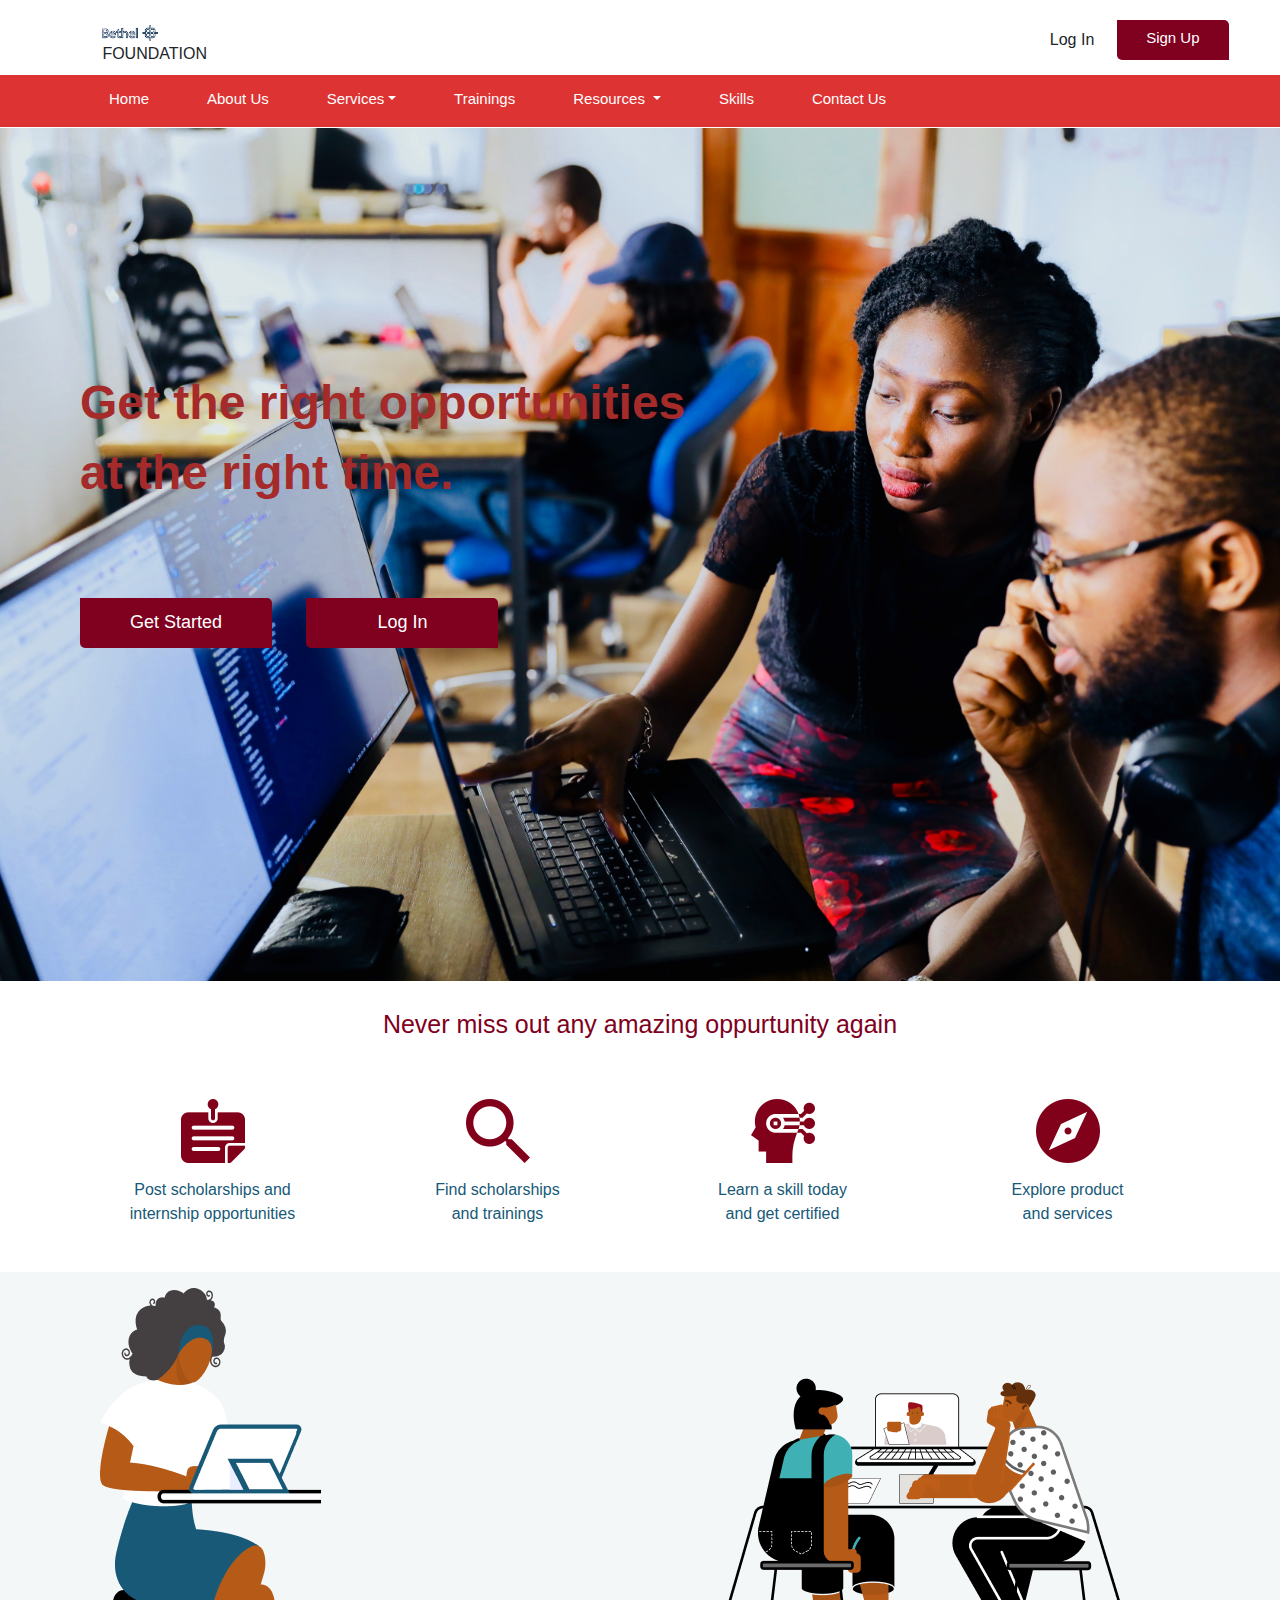
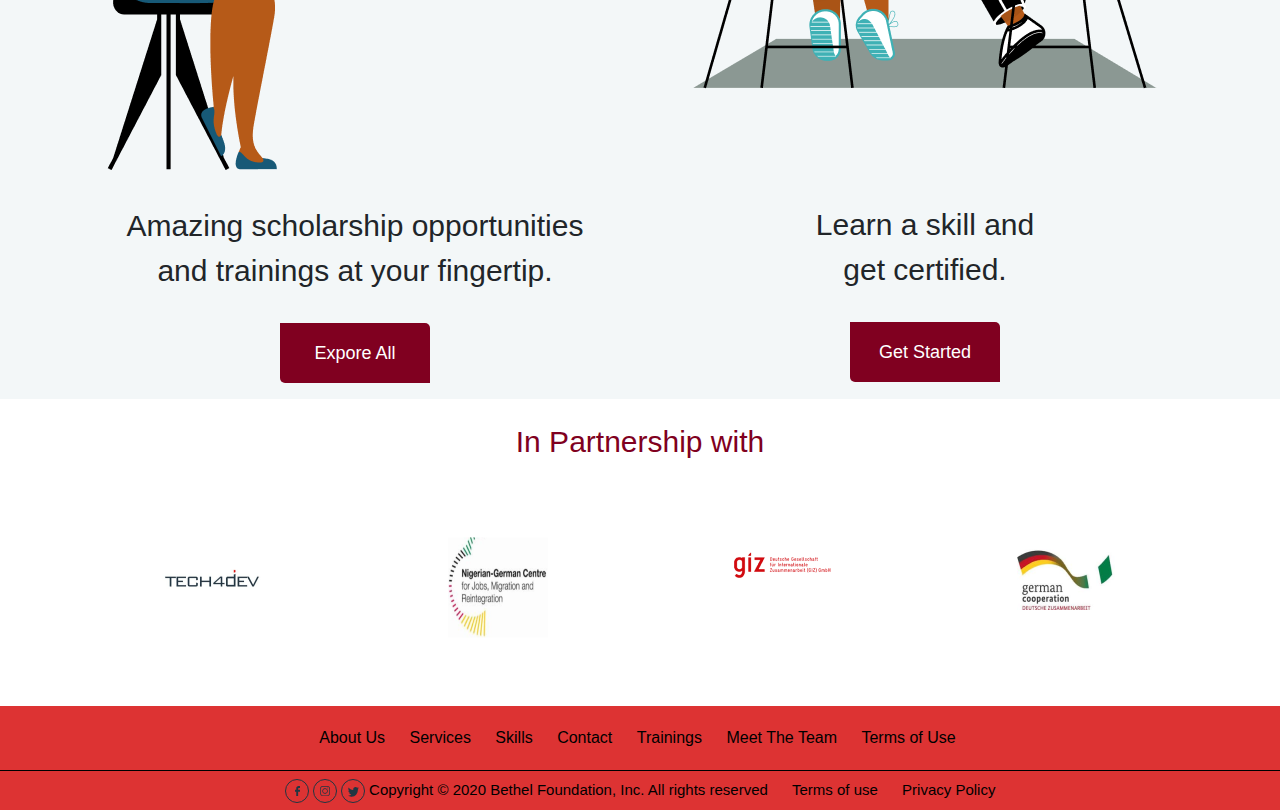
<file: index.html>
<!DOCTYPE html>
<html lang="en">
<head>
    <meta charset="UTF-8">
    <meta name="viewport" content="width=device-width, initial-scale=1.0">
    <title>Bethel Foundation</title>
    <link rel="stylesheet" href="https://use.fontawesome.com/releases/v5.14.0/css/all.css" integrity="sha384-HzLeBuhoNPvSl5KYnjx0BT+WB0QEEqLprO+NBkkk5gbc67FTaL7XIGa2w1L0Xbgc" crossorigin="anonymous">
    <link rel="stylesheet" href="https://stackpath.bootstrapcdn.com/bootstrap/4.5.2/css/bootstrap.min.css" integrity="sha384-JcKb8q3iqJ61gNV9KGb8thSsNjpSL0n8PARn9HuZOnIxN0hoP+VmmDGMN5t9UJ0Z" crossorigin="anonymous">
    <link rel="stylesheet" href="./css/style.css">
</head>
<body>
    <div class="container-fluid" id="contain">
        <!-- START: Top Logo, Search Bar & Nav Bar -->
        <header>
            <div class="row topsearch">
                <div class="col-sm logo">
                    <div class="bethellogo">
                        <img src="images/bethel-logo.png" alt="">
                        <h6>FOUNDATION</h6>
                    </div>
                    <div class="topinput input-group"> 
                    </div>
                    <div id="check2">
                        
                        <a href="login.html" class="btn" id="loginBtn">Log In</a>
                        <a href="login.html" class="btn" id="signupbtn">Sign Up</a>
                    </div>
                </div>
            </div>

            <nav>
                <div class="row topnav">
                    <div class="col-sm btnleft">

                        <nav class="navbar navbar-expand-lg navbar-light" id="check">

                            <button class="navbar-toggler" type="button" data-toggle="collapse"
                                data-target="#navbarNavAltMarkup" aria-controls="navbarNavAltMarkup"
                                aria-expanded="false" aria-label="Toggle navigation">
                                <span class="navbar-toggler-icon"></span>
                            </button>
                            <div class="collapse navbar-collapse" id="navbarNavAltMarkup">
                                <div class="navbar-nav">

                                    
                                        <a class="nav-link" href="index.html"><span class="navtext2">Home</span> </a>
                                        <a class="nav-link" href="aboutus.html"><span class="navtext2">About Us</span> </a>
                                        <span class="dropdown">
                                            <a class="nav-link dropdown-toggle" data-toggle="dropdown" href="#">Services<span class="caret"></span></a>
                                            <ul class="dropdown-menu" style="background-color: #dd3333;">
                                                <li><a href="login.html" style="font-size: 13px; padding-left: 5%;">Online Tutorial Classes</a></li>
                                                <li><a href="login.html" style="font-size: 13px; padding-left: 5%;">Teachers Training</a></li>
                                                <li><a href="login.html" style="font-size: 13px; padding-left: 5%;">Science Competitions</a></li>
                                                <li><a href="login.html" style="font-size: 13px; padding-left: 5%;">Field Trips/Excursions</a></li>
                                            </ul>
                                        </span>
                                        
                                        <a class="nav-link" href="login.html"><span class="navtext2">Trainings</span> </a>
                                        <span class="dropdown">
                                        <a class="nav-link dropdown-toggle" data-toggle="dropdown" href="#">Resources
                                            <span class="caret"></a>
                                        <ul class="dropdown-menu" style="background-color: #dd3333;">
                                            <li><a href="#" style="font-size: 13px; padding-left: 5%;">e-Textbooks</a></li>
                                            <li><a href="#" style="font-size: 13px; padding-left: 5%;">e-learning Videos</a></li>
                                        </ul>
                                    </span>

                                    <a class="nav-link" href="login.html"><span class="navtext">Skills</span></a>
                                    <a class="nav-link" href="contact.html"><span class="navtext4">Contact Us</span> </a>
                                </div>
                            </div>

                        </nav>
                        <!-- <div id="check2">
                            <a href="candidate.html" class="btn float-sm-right" id="signupbtn">Sign Up</a>
                            <a href="login.html" class="btn float-sm-right" style="color: white; font-size: 15px;">Log in</a>
                        </div> -->
                    </div>

                </div>
            </nav>
            <!-- END: Top Logo, Search Bar & Nav Bar -->
        </header>

        <!-- START: Home Page Banner -->
        <section id="bckgrd">
            <div class="col-sm" id="topbckgrd">
                <div id="bethel">
                    <img class="img-fluid" src="./images/edubg.jpg" alt="">
                </div>
                <div class="bannerTextBox">
                    <div class="bannerText">Get the right opportunities  <br> at the right time.</div>
                    <button class="bannerTextBtn"><a href="login.html">Get Started</a></button>
                    <button class="bannerTextBtn" style="margin-left: 30px;"><a href="login.html">Log In</a></button>
                </div>
            </div>
            <!-- END: Home Page Banner -->
        </section>
       
        <!-- START: How Bethel Foundation Works -->
        <section style="margin-bottom: 30px;">
            <div class="container" style="margin-top: 25px;">
                <div class="row" style="margin-bottom: 20px;">
                    <div class="col-sm hcwHead" style="text-align: center; color: #800020;"><p>Never miss out any amazing oppurtunity again</p></div>
                </div>
                <div class="row">
                    <div class="col-sm hcwicon">
                        <div class="row" style="margin-bottom: 15px;">
                            <div class="col-sm" style="text-align: center;"><span><img src="./images/icons/share-post.png" alt="" class="img-fluid" max-width="100%" height="auto"></span></div>
                        </div>
                        <div class="row">
                            <div class="col-sm" style="text-align: center;"><p class="bethelText">Post scholarships and <br> internship opportunities</p></div>
                        </div>
                    </div>
                    <div class="col-sm hcwicon">
                        <div class="row" style="margin-bottom: 15px;">
                            <div class="col-sm" style="text-align: center;"><span><img src="./images/icons/search.png" alt="" class="img-fluid" max-width="100%" height="auto"></i></span></div>
                        </div>
                        <div class="row">
                            <div class="col-sm" style="text-align: center;"><p class="bethelText">Find scholarships<br> and trainings</p></div>
                        </div>
                    </div>
                    <div class="col-sm hcwicon">
                        <div class="row" style="margin-bottom: 15px;">
                            <div class="col-sm" style="text-align: center;"><img src="./images/icons/knowledge.png" alt="" class="img-fluid" max-width="100%" height="auto"></i></span></div>
                        </div>
                        <div class="row">
                            <div class="col-sm" style="text-align: center;"><p class="bethelText">Learn a skill today <br> and get certified</p></a></div>
                        </div>
                    </div>
                    <div class="col-sm hcwicon">
                        <div class="row" style="margin-bottom: 15px;">
                            <div class="col-sm" style="text-align: center;"><span><img src="./images/icons/compass.png" alt="" class="img-fluid" max-width="100%" height="auto"></i></span></div>
                        </div>
                        <div class="row">
                            <div class="col-sm" style="text-align: center;"><p class="bethelText">Explore product <br> and services</p></div>
                        </div>
                    </div>
                    
                </div>
            </div>
            <!-- END: How Bethel Foundation Works -->
        </section>

        <!-- START: Amazing scholarship opportunities -->
        <section>
            <div class="learnSkills">
                <div class="container">
                    <div class="row">
                        <div class="col-sm">
                            <div class="col-sm py-3 lady_assistant">
                                <img src="./images/Lady.png" class="img-responsive h-100" alt="Lady Working on a computer">
                            </div>
                            <div class="col-sm py-3 m-auto text-center" id="ladyTextBox">
                                <div>
                                    <span class="ladyText">Amazing scholarship opportunities<br> and trainings at your fingertip.</span><br>
                                    <a href="login.html"><button class="btn" id="ladyBtn">Expore All</button></a>
                                </div>
                            </div>
                        </div>
                        <div class="col-sm ladyLearn">
                            <div class="col-sm order-sm-last py-3 text-center lady_assistant">
                                <img src="./images/learn askill.png" class="img-responsive h-100 learnImg"
                                    alt="Lady Working on a computer">
                            </div>

                            <div class="col-sm order-sm-first  m-auto text-center ladyTextBox2">
                                <div class="">
                                    <span class="ladyText" id="ladylearnTextx">Learn a skill and <br> get certified.</span><br>
                                    <a href="login.html"><button class="btn" id="ladyBtn">Get Started</button></a>
                                </div>
                            </div>
                        </div>
                    </div>
                    
                </div>
            </div>
            <!-- END: Amazing job opportunities -->
        </section>

   
        <!-- START: Aspiring employees, inspiring employers. -->
        <section id="aeie">
            <div class="container">
                <div class="row">
                    <div class="col-sm text-center"><span class="aeieHead">In Partnership with</span></div>
                </div><br><br>
                <div class="row">
                    <div class="col-sm"><div class="sponserlogo"><img src="./images/image 4.png" alt="img1" class="aeieLogo"></div></div>
                    <div class="col-sm"><div class="sponserlogo"><img src="./images/image 5.png" alt="img1" class="aeieLogo"></div></div>
                    <div class="col-sm"><div class="sponserlogo"><img src="./images/image 1.png" alt="img2" class="aeieLogo"></div></div>
                    <div class="col-sm"><div class="sponserlogo"><img src="./images/image 2.png" alt="img3" class="aeieLogo"></div></div>
                    <!-- <div class="col-sm"><div class="sponserlogo"><img src="./images/image 3.png" alt="img4" class="aeieLogo"></div></div> -->
                </div><br><br>
            </div>
            <!-- END: Aspiring employees, inspiring employers. -->
        </section>

        <!-- START: FOOTER -->
        <footer class="container-fluid ">
            <div class="foot">
            <div class="container">
                <div class="row">
                    <div class="col-sm">
                        <div class="row">
                            <div class="col-sm" style="text-decoration: none; color: white; padding-left: 10px;">
                                    <a href="aboutus.html">About Us</a>
                                    <a href="#">Services</a>
                                    <a href="#">Skills</a>
                                    <a href="contact.html">Contact</a>
                                    <a href="#">Trainings</a>
                                    <a href="#">Meet The Team</a>
                                    <a href="#">Terms of Use</a>
                                    <a href="Privacy Policy"></a>
                            </div>
                            
                        </div>
                    </div>
                    <!-- <div class="col-sm-4"></div> -->
                </div>
            </div>
        </div>
            <div class="container">
                <div class="col-sm copyright">
                    <img src="images/login/fb.svg" alt="">
                    <img src="images/login/ig.svg" alt="">
                    <img src="images/login/tw.svg" alt="">
                    <span>Copyright</span>
                    <span>©</span>
                    <span>2020 Bethel Foundation, Inc. All rights reserved </span>
                    <span><a href="#">Terms of use</a></span>
                    <span><a href="#">Privacy Policy</a></span>
                </div>
            </div>

            <!-- END: FOOTER -->
        </footer>  

    </div>
    <script src="./JavaScript/main.js"></script>
    <script src="https://code.jquery.com/jquery-3.5.1.slim.min.js" integrity="sha384-DfXdz2htPH0lsSSs5nCTpuj/zy4C+OGpamoFVy38MVBnE+IbbVYUew+OrCXaRkfj" crossorigin="anonymous"></script>
    <script src="https://cdn.jsdelivr.net/npm/popper.js@1.16.1/dist/umd/popper.min.js" integrity="sha384-9/reFTGAW83EW2RDu2S0VKaIzap3H66lZH81PoYlFhbGU+6BZp6G7niu735Sk7lN" crossorigin="anonymous"></script>
<script src="https://stackpath.bootstrapcdn.com/bootstrap/4.5.2/js/bootstrap.min.js" integrity="sha384-B4gt1jrGC7Jh4AgTPSdUtOBvfO8shuf57BaghqFfPlYxofvL8/KUEfYiJOMMV+rV" crossorigin="anonymous"></script>
</body>
</html>
</file>
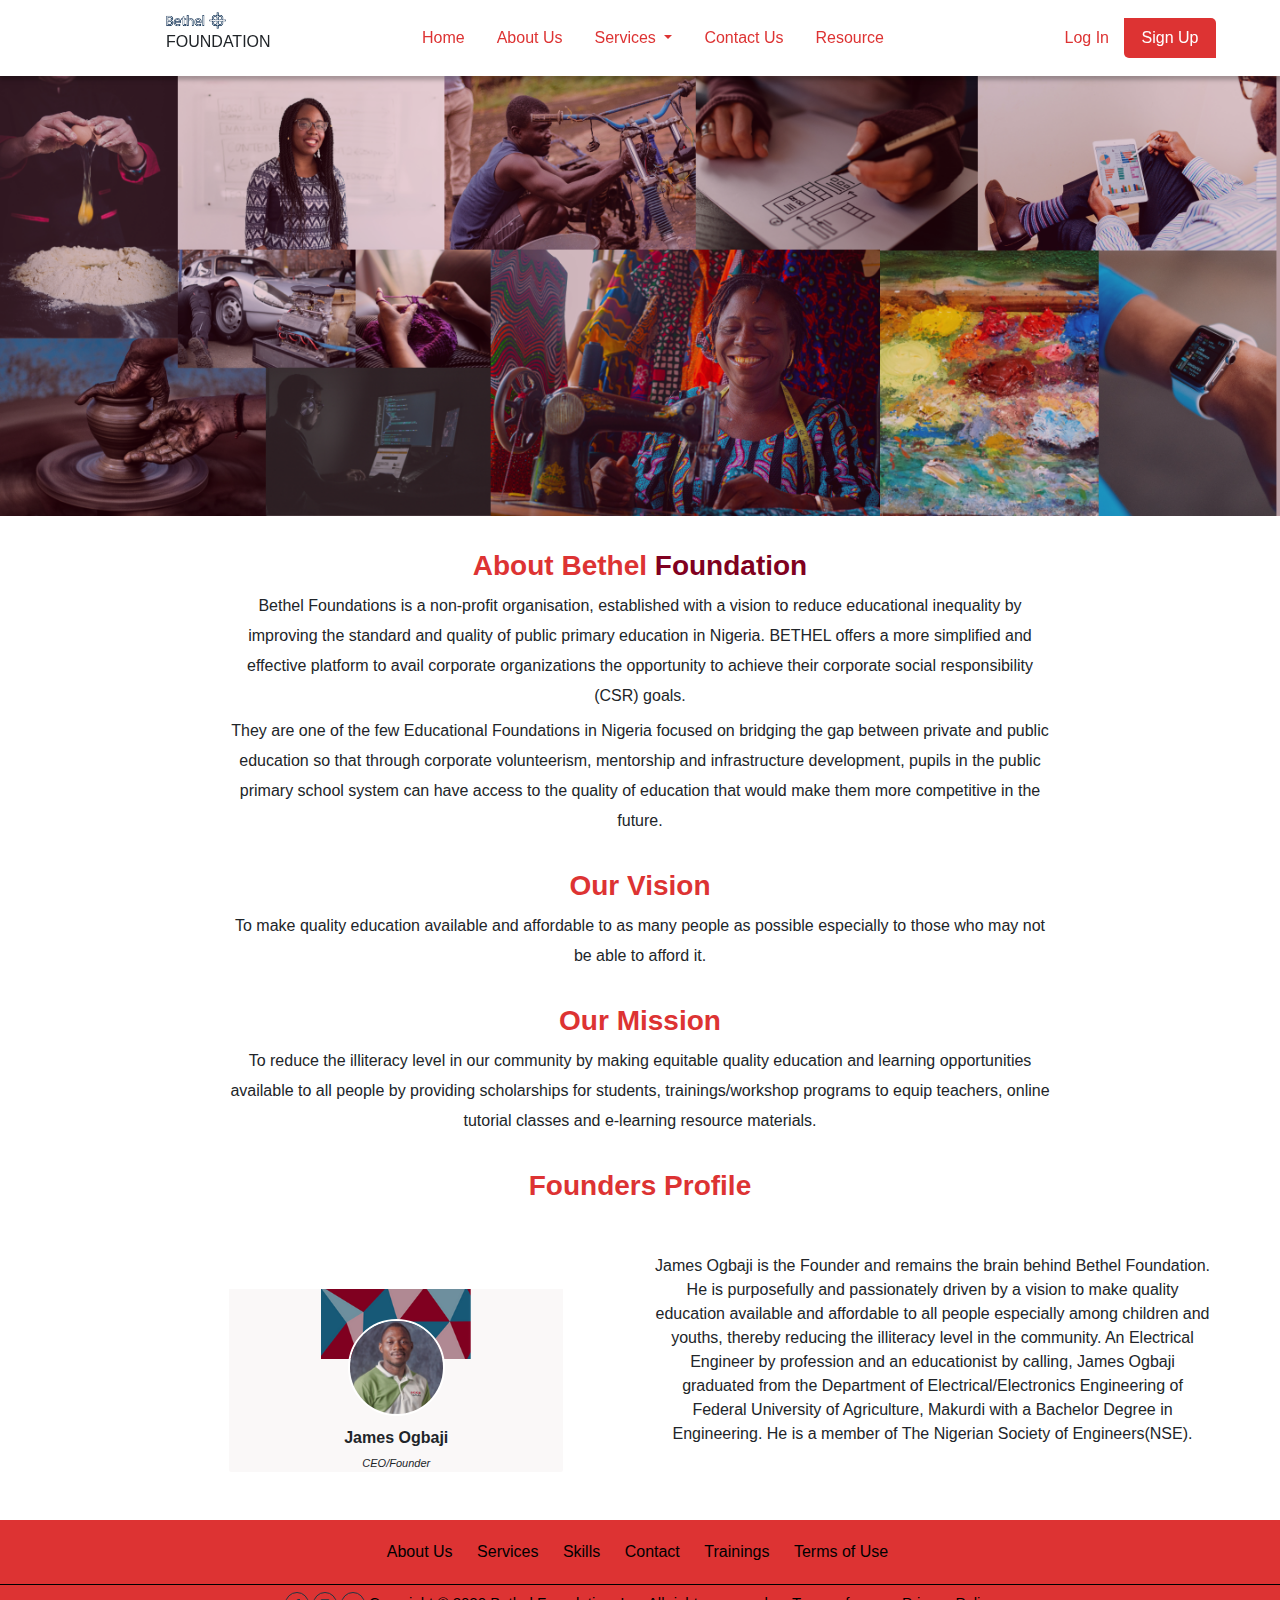
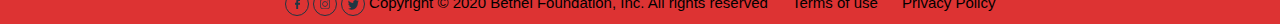
<file: aboutus.html>
<!DOCTYPE html>
<html lang="en">

<head>
    <meta charset="UTF-8">
    <meta name="viewport" content="width=device-width, initial-scale=1.0">
    <title>About Us | Bethel Foundation</title>
    <link rel="stylesheet" href="https://use.fontawesome.com/releases/v5.14.0/css/all.css"
        integrity="sha384-HzLeBuhoNPvSl5KYnjx0BT+WB0QEEqLprO+NBkkk5gbc67FTaL7XIGa2w1L0Xbgc" crossorigin="anonymous">
    <link rel="stylesheet" href="https://stackpath.bootstrapcdn.com/bootstrap/4.5.2/css/bootstrap.min.css"
        integrity="sha384-JcKb8q3iqJ61gNV9KGb8thSsNjpSL0n8PARn9HuZOnIxN0hoP+VmmDGMN5t9UJ0Z" crossorigin="anonymous">
    <link rel="stylesheet" href="css/about.css">
</head>

<body>
    <nav class="navbar navbar-expand-lg navTop fixed-top ">
        
            <div class="logo" style="margin-left: 150px;"><img src="./images/bethel-logo.png" alt="">
            <h6>FOUNDATION</h6></div>
        
        <button class="navbar-toggler" type="button" data-toggle="collapse" data-target="#navbarSupportedContent"
            aria-controls="navbarSupportedContent" aria-expanded="false" aria-label="Toggle navigation">
            <span class=""><img src="./images/icons/menuBarx.png" alt=""></span>
        </button>

        <div class="collapse navbar-collapse pl-5 ml-5" id="navbarSupportedContent">
            <ul class="navbar-nav mr-auto ">
                <li class="nav-item mr-3">
                    <a class="nav-link topLink" href="index.html" style="padding-left: 100px;">Home</a>
                </li>
                <li class="nav-item mr-3">
                    <a class="nav-link topLink" href="aboutus.html">About Us</a>
                </li>
                <li class="nav-item dropdown mr-3">
                    <a class="nav-link dropdown-toggle topLink" href="#" id="navbarDropdown" role="button"
                        data-toggle="dropdown" aria-haspopup="true" aria-expanded="false">
                        Services
                    </a>
                    <div class="dropdown-menu" aria-labelledby="navbarDropdown">
                        <a class="dropdown-item toplink" href="#">Online Tutorial classes</a>
                        <div class="dropdown-divider"></div>
                        <a class="dropdown-item toplink" href="#">Teachers Training</a>
                        <div class="dropdown-divider"></div>
                        <a class="dropdown-item topLink" href="#">Field Trips/Excursions</a>
                    </div>
                </li>
                <li class="nav-item mr-3">
                    <a class="nav-link topLink" href="contact.html">Contact Us</a>
                </li>

                <li class="nav-item">
                    <a class="nav-link disabled topLink" tabindex="-1" href="#" aria-disabled="true">Resource</a>
                </li>
            </ul>
            <!-- <a href="" class="post"><div>Post A Job</div></a> -->
            <a href="login.html" class="login">
                <div>Log In</div>
            </a>
            <a href="login.html"><button class="logout mr-5">Sign Up</button></a>
        </div>
    </nav>


    <section class="mt-5 pt-4">
        <!-- Banner: Start -->
        <div id="banner">
            <img src="images/abimage.png" alt="">
        </div>
        <!--  End: here-->
    </section>
    <section>
        <div id="about">
            <div class="aboutHead"><span style="color: #dd3333;">About Bethel </span><span
                    style="color: #800020">Foundation</span></div>
            <p>Bethel Foundations is a non-profit organisation, established with a vision to reduce educational
                inequality
                by improving the standard and quality of public primary education in Nigeria.
                BETHEL offers a more simplified and effective platform to avail corporate organizations the opportunity
                to achieve their corporate social responsibility (CSR) goals.</p>
            <p>They are one of the few Educational Foundations in Nigeria focused on bridging the gap between private
                and public education
                so that through corporate volunteerism, mentorship and infrastructure development, pupils in the public
                primary school system
                can have access to the quality of education that would make them more competitive in the future.</p>
            <div class="aboutHead">Our Vision</div>
            <p>To make quality education available and affordable to as many people as possible especially to those
                who may not be able to afford it.
            </p>
            <div class="aboutHead">Our Mission</div>
            <p>To reduce the illiteracy level in our community by making equitable quality education and learning
                opportunities available
                to all people by providing scholarships for students, trainings/workshop programs to equip teachers,
                online tutorial classes
                and e-learning resource materials.
            </p>


            <div class="aboutHead">Founders <span style="color: #dd3333;">Profile </span></div>
        </div>
    </section>
    <section id="pictures">
        <div class="container">
            <div id="allpics">
                <div class="row mt-4">
                    <div class="row mt-4 mb-5">
                        <div class="col-1"></div>
                        <div class="col-sm">
                            <div class="teamBox">
                                <div class="teamBanner"><img src="images/loggo.png" alt=""></div>
                                <div class="teamImg">
                                    <img src="images/james.png" alt="">
                                    <div class="teamName">James Ogbaji</div>
                                    <div class="teamProfession"><em>CEO/Founder</em></div>
                                </div>
                            </div>
                        </div>
                        <div class="col-sm-6">
                            James Ogbaji is the Founder and remains the brain behind Bethel Foundation. He is
                            purposefully and passionately driven by a vision to make
                            quality education available and affordable to all people especially among children and
                            youths, thereby reducing the illiteracy level in
                            the community. An Electrical Engineer by profession and an educationist by calling, James
                            Ogbaji graduated from the Department of
                            Electrical/Electronics Engineering of Federal University of Agriculture, Makurdi with a
                            Bachelor Degree in Engineering. He is
                            a member of The Nigerian Society of Engineers(NSE).
                        </div>

                    </div>
                </div>
                <div class="col-1"></div>
            </div>

    </section>
    <!-- START: FOOTER -->
    <footer class="container-fluid ">
        <div class="foot">
        <div class="container">
            <div class="row">
                <div class="col-sm">
                    <div class="row">
                        <div class="col-sm" style="text-decoration: none; color: white; padding-left: 10px;">
                                <a href="aboutus.html">About Us</a>
                                <a href="#">Services</a>
                                <a href="#">Skills</a>
                                <a href="contact.html">Contact</a>
                                <a href="#">Trainings</a>
                                <a href="#">Terms of Use</a>
                                <a href="Privacy Policy"></a>
                        </div>
                        
                    </div>
                </div>
                <!-- <div class="col-sm-4"></div> -->
            </div>
        </div>
    </div>
        <div class="container">
            <div class="col-sm copyright">
                <img src="images/login/fb.svg" alt="">
                <img src="images/login/ig.svg" alt="">
                <img src="images/login/tw.svg" alt="">
                <span>Copyright</span>
                <span>©</span>
                <span>2020 Bethel Foundation, Inc. All rights reserved </span>
                <span><a href="#">Terms of use</a></span>
                <span><a href="#">Privacy Policy</a></span>
            </div>
        </div>

        <!-- END: FOOTER -->
    </footer>

    <script src="./JavaScript/main.js"></script>
    <script src="https://code.jquery.com/jquery-3.5.1.slim.min.js"
        integrity="sha384-DfXdz2htPH0lsSSs5nCTpuj/zy4C+OGpamoFVy38MVBnE+IbbVYUew+OrCXaRkfj"
        crossorigin="anonymous"></script>
    <script src="https://cdn.jsdelivr.net/npm/popper.js@1.16.1/dist/umd/popper.min.js"
        integrity="sha384-9/reFTGAW83EW2RDu2S0VKaIzap3H66lZH81PoYlFhbGU+6BZp6G7niu735Sk7lN"
        crossorigin="anonymous"></script>
    <script src="https://stackpath.bootstrapcdn.com/bootstrap/4.5.2/js/bootstrap.min.js"
        integrity="sha384-B4gt1jrGC7Jh4AgTPSdUtOBvfO8shuf57BaghqFfPlYxofvL8/KUEfYiJOMMV+rV"
        crossorigin="anonymous"></script>

</body>

</html>
</file>
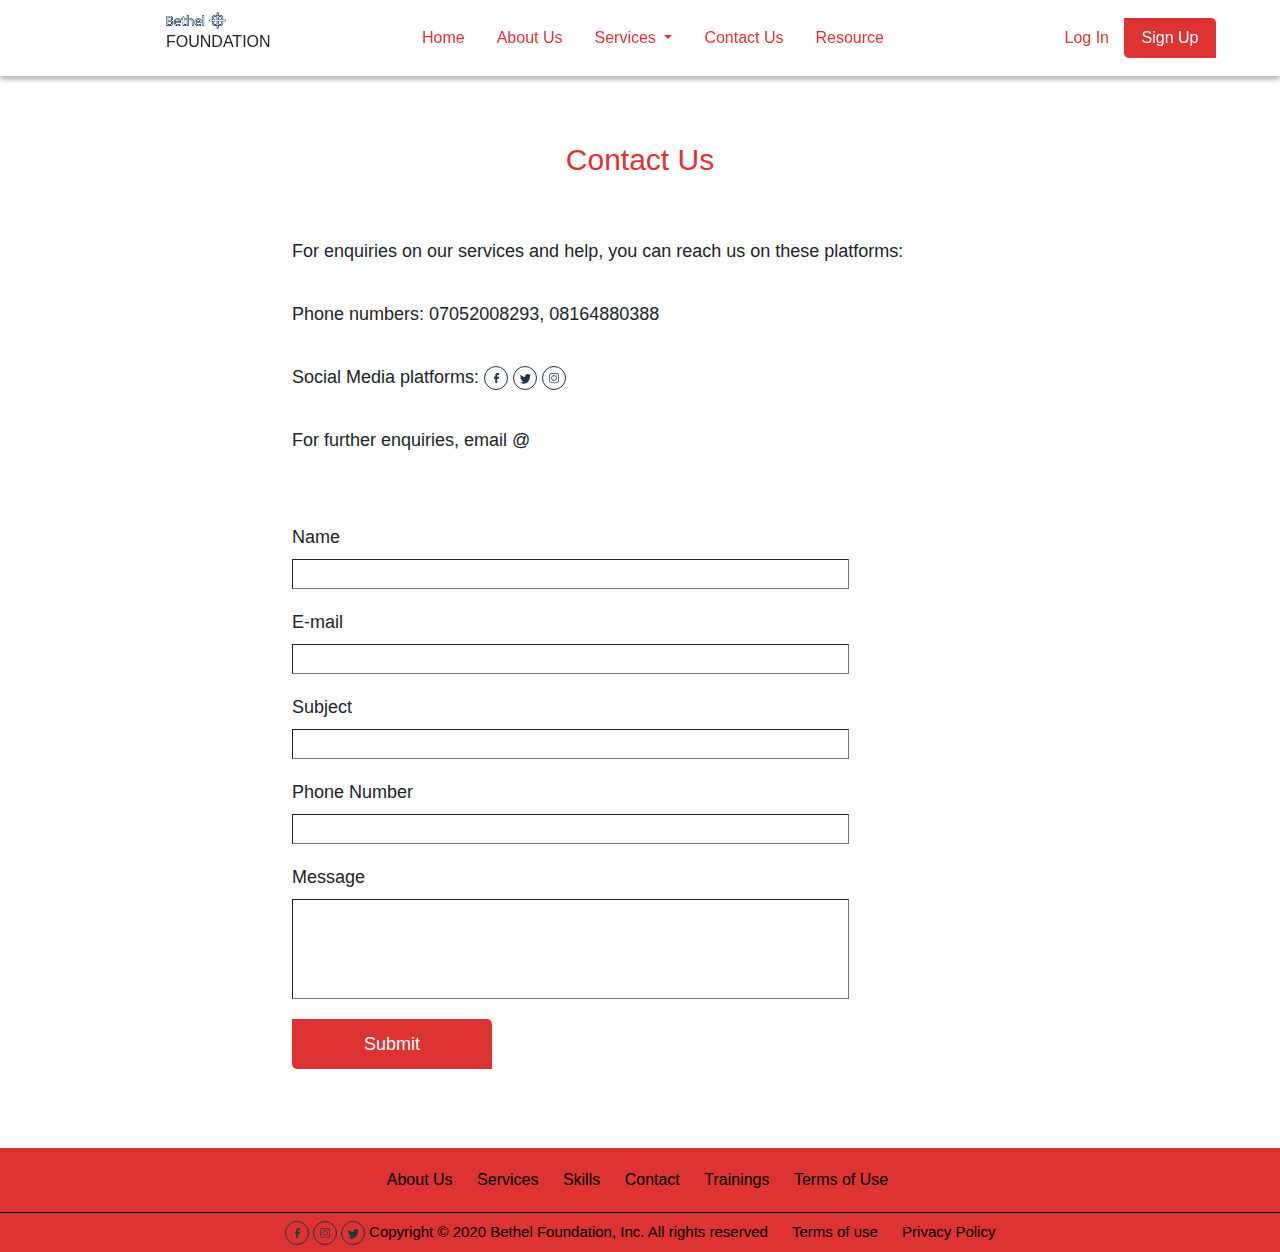
<file: contact.html>
<!DOCTYPE html>
<html lang="en">

<head>
    <meta charset="UTF-8">
    <meta name="viewport" content="width=device-width, initial-scale=1.0">
    <title>Contact Us | Bethel Foundation</title>
    <link rel="stylesheet" href="https://use.fontawesome.com/releases/v5.14.0/css/all.css" integrity="sha384-HzLeBuhoNPvSl5KYnjx0BT+WB0QEEqLprO+NBkkk5gbc67FTaL7XIGa2w1L0Xbgc" crossorigin="anonymous">
    <link rel="stylesheet" href="https://stackpath.bootstrapcdn.com/bootstrap/4.5.2/css/bootstrap.min.css" integrity="sha384-JcKb8q3iqJ61gNV9KGb8thSsNjpSL0n8PARn9HuZOnIxN0hoP+VmmDGMN5t9UJ0Z" crossorigin="anonymous">
    <link rel="stylesheet" href="css/contact.css">
</head>

<body>
    <div id="container">
        <nav class="navbar navbar-expand-lg navTop fixed-top ">
            <div class="logo" style="margin-left: 150px;"><img src="./images/bethel-logo.png" alt="">
                <h6>FOUNDATION</h6></div>
            <button class="navbar-toggler" type="button" data-toggle="collapse" data-target="#navbarSupportedContent" aria-controls="navbarSupportedContent" aria-expanded="false" aria-label="Toggle navigation">
              <span class=""><img src="./images/icons/menuBarx.png" alt=""></span>
            </button>
          
            <div class="collapse navbar-collapse pl-5 ml-5" id="navbarSupportedContent" >
              <ul class="navbar-nav mr-auto ">
                <li class="nav-item mr-3">
                  <a class="nav-link topLink" href="index.html" style="padding-left: 100px;">Home</a>
                </li>
                <li class="nav-item mr-3">
                    <a class="nav-link topLink" href="aboutus.html">About Us</a>
                  </li>
                <li class="nav-item dropdown mr-3">
                    <a class="nav-link dropdown-toggle topLink" href="#" id="navbarDropdown" role="button" data-toggle="dropdown" aria-haspopup="true" aria-expanded="false">
                      Services
                    </a>
                    <div class="dropdown-menu" aria-labelledby="navbarDropdown">
                      <a class="dropdown-item" href="#">Online Tutorial classes</a>
                      <div class="dropdown-divider"></div>
                      <a class="dropdown-item" href="#">Teachers Training</a>
                      <div class="dropdown-divider"></div>
                      <a class="dropdown-item topLink" href="#">Field Trips/Excursions</a>
                    </div>
                  </li>
                <li class="nav-item mr-3">
                  <a class="nav-link topLink" href="contact.html">Contact Us</a>
                </li>
                
                <li class="nav-item">
                  <a class="nav-link disabled topLink" tabindex="-1" href="#" aria-disabled="true">Resource</a>
                </li>
              </ul>
                 <!-- <a href="" class="post"><div>Post A Job</div></a> -->
                 <a href="login.html" class="login"><div>Log In</div></a>
                 <a href="login.html"><button class="logout mr-5">Sign Up</button></a>
            </div>
          </nav>
        <section id="meet" class="mt-5 pt-4">
            <div id="contain">
                <h1>Contact Us</h1>
                <div id="main">
                    <p style="padding-top: 40px;">For enquiries on our services and help, you can reach us on these platforms:</p>
                    <p>Phone numbers: 07052008293, 08164880388</p>
                    <p>Social Media platforms:
                        <img src="images/login/fb.svg" alt="">
                        <img src="images/login/tw.svg" alt="">
                        <img src="images/login/ig.svg" alt="">
                    </p>
                    <p>For further enquiries, email @</p>
                    <form action="">
                        <label for="name">Name</label> <br>
                        <input type="text" placeholder=""> <br>
                        <label for="email">E-mail</label> <br>
                        <input type="text" placeholder=""> <br>
                        <label for="organization">Subject</label> <br>
                        <input type="text" placeholder=""> <br>
                        <label for="phone number">Phone Number</label> <br>
                        <input type="number" placeholder=""> <br>
                        <label for="message">Message</label> <br>
                        <input type="text" style="height: 100px;"> <br>
                        <button id="send">Submit</button>
                    </form>
                </div>
            </div>

        </section>
        <section id="bottom">
           <!-- START: FOOTER -->
        <footer class="container-fluid ">
            <div class="foot">
            <div class="container">
                <div class="row">
                    <div class="col-sm">
                        <div class="row">
                            <div class="col-sm" style="text-decoration: none; color: white; padding-left: 10px;">
                                    <a href="aboutus.html">About Us</a>
                                    <a href="#">Services</a>
                                    <a href="#">Skills</a>
                                    <a href="contact.html">Contact</a>
                                    <a href="#">Trainings</a>
                                    <a href="#">Terms of Use</a>
                                    <a href="Privacy Policy"></a>
                            </div>
                            
                        </div>
                    </div>
                    <!-- <div class="col-sm-4"></div> -->
                </div>
            </div>
        </div>
            <div class="container">
                <div class="col-sm copyright">
                    <img src="images/login/fb.svg" alt="">
                    <img src="images/login/ig.svg" alt="">
                    <img src="images/login/tw.svg" alt="">
                    <span>Copyright</span>
                    <span>©</span>
                    <span>2020 Bethel Foundation, Inc. All rights reserved </span>
                    <span><a href="#">Terms of use</a></span>
                    <span><a href="#">Privacy Policy</a></span>
                </div>
            </div>

            <!-- END: FOOTER -->
        </footer>  
        </section>
    </div>
</body>

<script src="https://code.jquery.com/jquery-3.5.1.slim.min.js" integrity="sha384-DfXdz2htPH0lsSSs5nCTpuj/zy4C+OGpamoFVy38MVBnE+IbbVYUew+OrCXaRkfj" crossorigin="anonymous"></script>
<script src="https://cdn.jsdelivr.net/npm/popper.js@1.16.1/dist/umd/popper.min.js" integrity="sha384-9/reFTGAW83EW2RDu2S0VKaIzap3H66lZH81PoYlFhbGU+6BZp6G7niu735Sk7lN" crossorigin="anonymous"></script>
<script src="https://stackpath.bootstrapcdn.com/bootstrap/4.5.2/js/bootstrap.min.js" integrity="sha384-B4gt1jrGC7Jh4AgTPSdUtOBvfO8shuf57BaghqFfPlYxofvL8/KUEfYiJOMMV+rV" crossorigin="anonymous"></script>
</html>
</file>
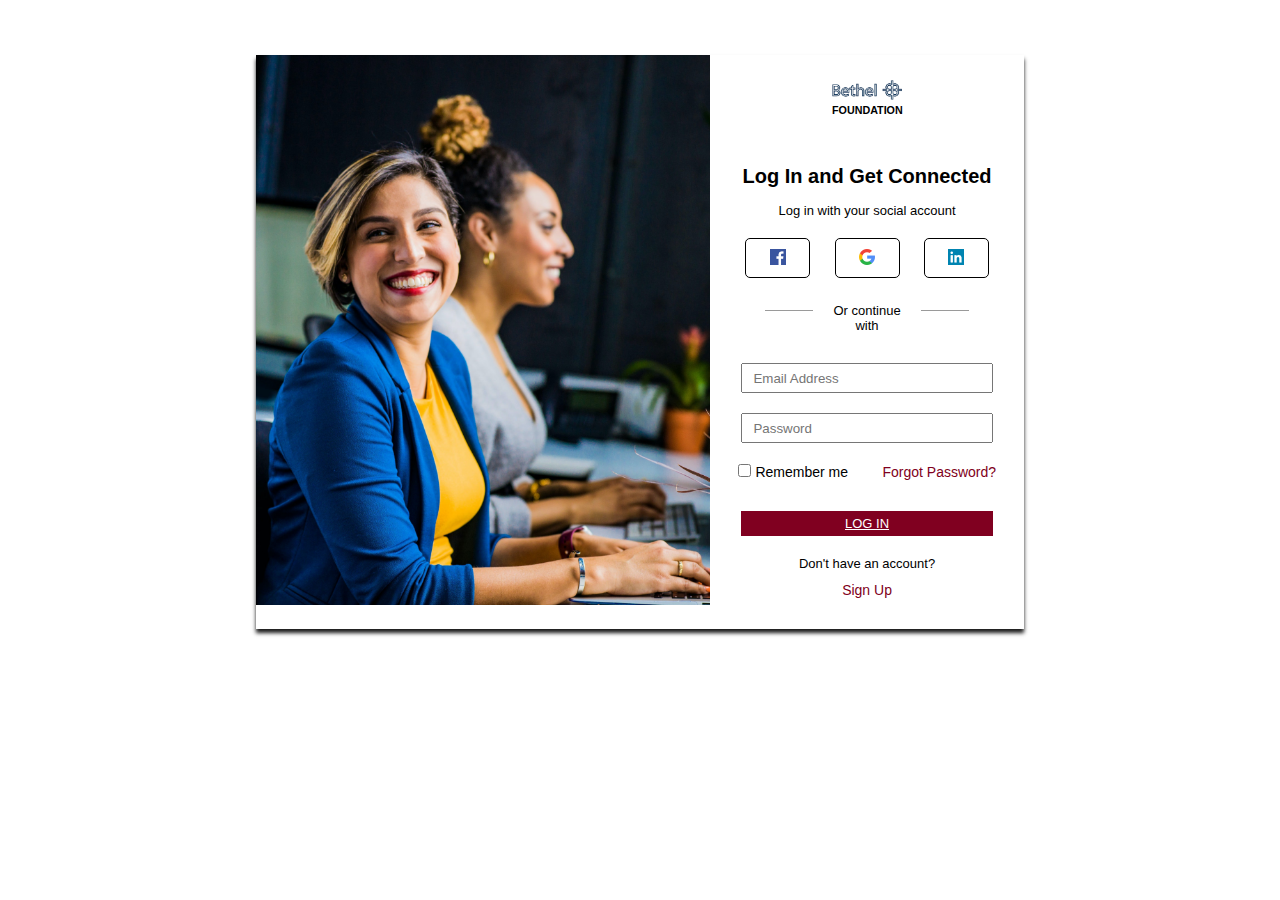
<file: login.html>
<!DOCTYPE html>
<html lang="en">
<head>
    <meta charset="UTF-8">
    <meta name="viewport" content="width=device-width, initial-scale=1.0">
    <title>Login Page | Bethel Foundation</title>
    <link rel="stylesheet" href="css/login.css">
</head>
<body>
    <div id="container">
        
    <section>
        <div id="wrap">
            <div id="div1">
                <img src="images/login-img/login-image.png"  alt="loginimage">
            </div>
            <div id="div2">
                <div id="logo" style="margin-top: 25px;">
                    <img src="images/bethel-logo.png" alt="logo">
                    <h6>FOUNDATION</h6>
                </div>
                <div class="loginHead">Log In and Get Connected</div>
                <div class="socialHead">Log in with your social account</div>
                <div id="socials">
                    <div class="media">
                        <img style="padding-top: 10px;" src="images/login-img/facebook.png" alt="facebook icon">
                    </div>
                    <div class="media">
                        <img style="padding-top: 10px;" src="images/login-img/login-gle.png" alt="goggle icon">
                    </div>
                    <div class="media">
                        <img style="padding-top: 10px;" src="images/login-img/linkedin.png" alt="linkedin icon">
                    </div>
                </div>
                <div class="lineBox">
                    <hr id="line">
                    <div class="socialHead">Or continue with</div>
                    <hr id="line">
                </div>
                
                <div>
                    <form action="">
                        <input class="main" type="text" placeholder="Email Address">
                        <input class="main" type="password" placeholder="Password">
                    </form>
                </div>
                <div id="contain" style="margin-top: 20px;">
                    <input type="checkbox"> <label for="" class="checkboxText">Remember me</label>
                    <a style="padding-left: 30px; color: #800020; text-decoration: none; font-size: 14px;" href="#">Forgot
                        Password?</a>
                </div>
                <button style="font-size: 13px;"><a href="employeedb.html" style="color: white;">LOG IN</a></button>
                <p style="margin-top: 20px; margin-bottom: 10px; font-family: Arial, Helvetica, sans-serif; font-size: 13px;">Don't
                    have an account?</p>
                <a style="text-decoration: none; color: #800020; font-family: Arial, Helvetica, sans-serif; font-size: 14px;"
                    href="#">Sign Up</a>
            </div>

        </div>
    </section>
    </div>
</body>
</html>
</file>
<file: css/style.css>
* {
    margin: 0%;
    padding: 0%;
    box-sizing: border-box;
}
#contain {
    padding: 0px;
    box-sizing: border-box;
    overflow: hidden;
    font-family: Arial, Helvetica, sans-serif;
}

/* START:  Top Logo, Search Bar & Nav Bar */
.topsearch {
    
    height: 75px;
    
}
.logo {
    margin-top: 20px;
}
.bethellogo {
    width: 56px;
    height: 56px;
    float: left;
    margin-left: 8%;
}
.bethellogo img {
    width: 100%;
}
.topinput {
    width: 40%;
    float: right;
    margin-right: 5%;
}
#inputbox {
   float: right;
}
#inputbox input {
    width: 30%;
    padding-left: 8px;
    height: 40px;
}
#topsearchbtn {
    border: 1px solid #800020;
    background-color: #800020;
    border-top-left-radius: 0px;
    border-top-right-radius: 10px;
    border-bottom-left-radius: 0px;
    border-bottom-right-radius: 0px;
    border-left: none;
    height: 40px;
}
#topmapbtn {
    border: 0.5px solid #C4C4C4;
    border-right: none;
    border-top-right-radius: 0px;
    border-bottom-right-radius: 0px;
    border-bottom-left-radius: 10px;
    border-top-left-radius: 0px;
    height: 40px;
}
#inputmapsearch {
    border: 0.5px solid #C4C4C4;
    border-left: none;
    font-size: 13px;
}
#inputsearch {
    border: 0.5px solid #C4C4C4;
    border-top-right-radius: 0px;
    border-right: none;
    font-size: 13px;
}

.topnav {
    padding-left: 5%;
    padding-right: 5%;
    padding-top: 5px;
    padding-bottom: 0px;
    background: #DD3333;
    /* margin-bottom: 10px; */
}
.btnleft { 
    padding-left: 0px;
    
}
.loginBtn {
    color: #1B1819;
    font-size: 15px;
    line-height: 24px;
}
#signupbtn {
    background: #800020;
    border-radius: 0px 5px;
    color: white;
    font-size: 15px;
    margin-left: 5px;
    width: 112.19px;
    height: 40px;
}
#check {
    
    margin-left: 0px;
    float: left;
    padding-left: 10px;
    padding-top: 0px;
    background-color: #DD3333;
}

#navbarNavAltMarkup a {
    color: white;
    font-size: 15px;
    padding-left: 50px;
}
#navbarNavAltMarkup a:hover{
    color: #175977;
}

#check2 {
    
    width: 39%;
    float: right;
    padding-left: 20%;
}

/* END:  Top Logo, Search Bar & Nav Bar  */

/* START: Home Page Banner */
#topbckgrd {
    padding-left: 0% !important;
    padding-right: 0% !important;
    border-top: 1px solid white;
}

#bethel {
    width: 100%;
    /* height: 500px; */
}

#bethelText {
    font-size: 3vw;
    font-weight: bolder;
    color: white;
    position: relative;
}


/* #signupbtn2 {
    background: #800020;
    width: 10rem;
    font-size: 22px;
    color: white;
    border-bottom-left-radius: 10px;
    border-top-left-radius: 0px;
    border-bottom-right-radius: 0px;
    border-top-right-radius: 10px;
} */
.bannerTextBox {
    
    width: 50%;
    position: absolute;
    top: 140px;
    left: 80px;
}
.bannerText {
    padding-top: 100px;
    font-size: 48px;
    line-height: 70px;
    color: brown;
    margin-bottom: 40px;
    font-weight: bolder;
}
.bannerTextBtn {
    margin-top: 50px;
    border: none;
    width: 192px;
    height: 50px;
    background: #800020;
    border-radius: 0px 5px;
    color: #FFFFFF;
    font-size: 18px;
}
.bannerTextBtn a {
    color: #FFFFFF;
}
/* END: Home Page Banner */

/* START: How ConnectMe Works */
.bethelText {
    color: #175977;
}
.hcwicon {
    margin-top: 20px;
}
.hcwHead {
    color: #175977; 
    font-size: 25px;
    font-weight: normal;
}
/* END: How ConnectMe Works */

/* START: Amazing job opportunities */
.learnSkills {
    width: 100%;
    background-color: rgba(23, 89, 119, 0.05);
    /* height: 905px; */
}
img#ladywrkin {
    max-width: 100%;
    height: auto;
    margin-top: 20px;
}
.ladyTextBox2 {
    padding-top: 97px;
}


.ladyText {
    font-size: 30px;
}
.ladyLearn {
    padding-top: 90px;
}
#ladyBtn {
    width: 150px;
    height: 60px;
    background: #800020;
    border-radius: 0px 5px;
    font-size: 18px;
    color: white;
    margin-top: 30px;
}
#ladyGuyTextBox {
    margin-top: 100px;   
}
#ladyGuyFloat {
    float: right;
    margin-right: 5%;
}
.aeieLogo {
    margin-top: 25px;
}

/* END: Amazing job opportunities */

/* START: The Benefit of Using ConnectMe  */

.tbucImg1 {
    
    width: 418.83px;
    height: 443.31px;
    background-color: #800020;
    position: relative;
}
.tbucImg2 {
    position: absolute;
    top: 20px;
    left: 20px;
}
img.tbucicon {
    margin-right: 10px;
}
.tbucback {
    padding-top: 70px;
}
.tbucnext {
    padding-top: 70px;
}
.tbucText {
    
    margin: auto;
    margin-top: 20px;
}
.tbucTextHead {
    font-size: 30px;
    color: #800020;
    
}
.tbucText h4{
    font-size: 18px;
    color: #800020;
    font-weight: bold;
}
.tbucText h4 span {
    color: #175977;
}
.tbucText .tbucsmalltext {
    margin-left: 5.3%;
}
/* #tbucDisplay2 {
    display: none;
}
#tbucDisplay3 {
    display: none;
} */

/* END: The Benefit of Using ConnectMe  */

/* START: Aspiring employees, inspiring employers. */
#aeie {
    padding-top: 20px;
    margin-bottom: 20px;
}
.aeieHead {
    font-size: 30px;
    color: #800020;
     
}
.sponserlogo {
    margin: auto;
    text-align: center;
}
/* END: Aspiring employees, inspiring employers. */

/* START: Success stories */
.storiesSection {
    margin-bottom: 1px;
    
}
.storiesImg {
  box-sizing: border-box;
  padding-left: 0% !important;
  padding-right: 0% !important;  
}
.storiesImg img {
    width: 100%;
}
.storiesInfo {
    background: #175977;  
    color: white;
    padding-top: 80px;
    
}
.storiesText {
    position: relative;
    text-align: center;
}
.employeeImg {
    width: 152px;
    position: absolute;
    right: 40px;
    top: 25px;
}
.employeeImg img {
    border-radius: 100%;
}
 .employeeStory {
     font-size: 20px;
 }
 .employeeSuccessStory {
    font-size: 14px;
    padding-top: 20px;
    padding-bottom: 20px;
 }
 .storyBack {
     margin-top: 100px;
 }
 .storyNext {
    margin-top: 100px;
}
#storyDisplay2 {
    display: none;
}
#storyDisplay3 {
    display: none;
}

/* END: Success stories */

/* START: FOOTER */
footer {
    text-align: center;
    background: #dd3333;
    color: white;
    padding-top: 20px;
    padding-left: 0px !important;
    padding-right: 0px !important;
}
footer a{
    text-decoration: none;
    padding-left: 20px;
    color: black;
}
.footernav1 {
    
    padding-left: 20%;
}

.footernav1 a {
    display: block;
    color: white;
    font-size: 13px;
    line-height: 24px;
}
.footernav1 a:hover {
    color: #800020;
}
.foot {
    border-bottom: 1px solid black;
    width: 100%;
    padding-bottom: 20px;
}
.copyright {
    color: black;
    margin-top: 7.5px;
    padding-bottom: 7.5px;
    font-size: 15px;
}
.copyright a {
    color: black;
}
.copyright a:hover {
    color: #800020;
}



@media screen and (max-width: 800px) {
    /* START: Top Logo, Search Bar & Nav Bar */
    .topinput {
        width: 55%;
        float: right;
        margin-right: 5%;
    }
    #check2 {
        padding-left: 0px;
        width: 50%;
        float: right;
    }
    .loginBtn {
        color: #1B1819;
        font-size: 13px;
        line-height: 24px;
    }
    #signupbtn {
        background: #800020;
        border-radius: 0px 5px;
        color: white;
        font-size: 13px;
        margin-left: 5px;
        width: 100px;
        height: 30px;
    }
    /* END:  Top Logo, Search Bar & Nav Bar  */

    /* START: Banner */
    .bannerTextBox {
        width: 85%;
        position: absolute;
        top: 50px;
        left: 23px;
    }
    .bannerText {
        font-size: 14px;
        line-height: 22px;
        color: black;
        margin-bottom: 8px;
        font-weight: bold;
    }
    .bannerTextBtn {
        border: none;
        width: 90px;
        height: 23px;
        background: #800020;
        border-radius: 0px 5px;
        color: #FFFFFF;
        font-size: 8px;
    }
    /* END: Banner */

    /* START: How ConnectMe Works */
    .hcwHead {
        font-size: 20px;
    }
    /* END: How ConnectMe Works */

    /* START: Amazing job opportunities */
    .lady_assistant{
        height: 300px;
        text-align: center;
    }
    .ladyText{
        font-size: 20px;
        margin-top: 15px !important; 
        padding-top: 15px !important;
    }
    .ladyTextBox2 {
        padding-top: 20px;
        padding-bottom: 15px;
    }
    .ladyLearn {
       
        padding-top: 70px;
    
    }
    .learnImg {
        width: 99%;
    }
    /* END: Amazing job opportunities */

    /* START: The Benefit of Using ConnectMe  */

    .tbucImg1 {
   
    width: 268.83px;
    height: 293.31px;
    background-color: #800020;
    position: relative;
    margin: auto;
    }
    .tbucImg2 {
    
    width: 268.83px;
    height: 293.31px;
    position: absolute;
    top: 20px;
    left: 20px;
    }
    .tbucImg2 img {
    
    width: 100%;
    }
    .tbucText {
    text-align: center;
    padding-top: 15px;
    }
    .tbucTextHead {
    
    font-size: 22px;
    color: #800020;
    }
    .tbucText p {
    text-align: left;
    }
    .scrollText {
   
    width: 285px;
    }
    .tbucback {
    padding-left: 0px;
    padding-top: 110px;
    }
    .tbucnext {
    padding-top: 110px;
    }
    .scrollText h4 {
    font-size: 17px;
    }
    .scrollText p {
    font-size: 14px;
    }

    /* END: The Benefit of Using ConnectMe  */

    /* START: Aspiring employees, inspiring employers. */
    #aeie {
    padding-top: 15px;
    margin-bottom: 15px;
    }
    .aeieHead {
    font-size: 22px;
    color: #800020;   
    }
    .aeiebottomlink {
    font-size: 12px;
    }
    /* END: Aspiring employees, inspiring employers. */

    /* START: Success stories */
    .storiesImg {
    display: none;
     
    }
    .storiesInfo {
    background: #175977;  
    color: white;
    padding-top: 30px;
    height: 370px;
    
    }
    .storyscroll {
    width: 300px;
    }

    .storiesText {
    position: relative;
    text-align: center;
    width: 300px;
    margin: auto;
    }
    .employeeImg {
    width: 100px;
    height: 100px;
    position: absolute;
    right: 200px;
    top: 15px;
    }
    .employeeImg img {
    width: 100%;
    }
    .storyscrollHead {
    width: 400px;
   
    }
    .backbox {
    float: left;
    }

    .nextbox {
    float: right;
    }
    .employeeStory {
    font-size: 15px;
    }
    .employeeStory h4 {
    font-size: 17px;
    }
    .employeeSuccessStory {
    font-size: 12px;
    padding-top: 20px;
    padding-bottom: 20px;
    }

    /* END: Success stories */

    /* FOOTER */
    .footernav1 {
        text-align: center;
        width: 30%;
        margin: auto;
        padding-left: 0px;
        margin-bottom: 25px;
    }
    .footernav1 span {
        font-size: 14px;
        font-weight: bold;
    }
    .footernav1 a {
        display: block;
        color: white;
        font-size: 11px;
    }
    .footernav2 {
        text-align: center;
        width: 30%;
        margin: auto;
        padding-left: 0px;
        margin-bottom: 25px;
    }
    .footernav2 span {
        font-size: 14px;
        font-weight: bold;
    }
    .footernav2 a {
        display: block;
        color: white;
        font-size: 11px;
    }
    .footernav3 {
        text-align: center;
        width: 30%;
        margin: auto;
        padding-left: 0px;
        margin-bottom: 25px;
    }
    .footernav3 span {
        font-size: 14px;
        font-weight: bold;
    }
    .footernav3 a {
        display: block;
        color: white;
        font-size: 11px;
    }

    /* FOOTER */

}
</file>
<file: css/about.css>
*{
    margin: 0px;
    padding: 0px;
    box-sizing: border-box;
    font-family: Arial;
}

.contain{
    padding-left: 0px !important;
    padding-right: 0px !important;
}
/* START: NavBar */
.navTop {
    background: #FFFFFF;
box-shadow: 0px 4px 4px rgba(0, 0, 0, 0.25);
}
.logo {
    width: 60px;
    height: 60px;
}
.logo img {
    width: 100%;
}
.click {
    display: flex;
}
.login {
    margin-left: 15px !important;
    margin-right: 15px !important;  
}
.topLink {
    color: #dd3333 !important;
}
.post {
    color: #dd3333 !important;
}
.login {
    color: #dd3333 !important;
}
.logout {
    color: #ffffff !important;
    background: #dd3333;
    border-radius: 0px 5px;
    width: 92px;
    height: 40px;
    border: none;
}
.navbar-toggler-icon {
    background: #dd3333 !important;
}
/* END: NavBar */
/* Start: topmenu */
 /* Ends: here */

 /* banner:start */
 #banner {
    width: 100%;
}
#banner img {
    width: 100%;
}
/* Ends: here */

/* About Connectme:Start */

 .aboutHead {
color: #dd3333;
margin-top: 30px;
text-align: center;
font-family: Arial;
line-height: 40px;
font-weight: bold;
font-size: 28px;
}
#about p{
    
    text-align: center;
    padding-top: 5px;
    line-height: 30px;
    font-family: Arial;
    width: 65%;
    margin: auto;
}
/* About Connectme: Ends */

#allpics{
   
    text-align: center;
    margin: auto;
}
.teamBox {
    margin: auto;
    width: 73%;
    background: #FAF8F8;
    margin-top: 35px;
    border-radius: 0px 0px 2.18659px 2.18659px;
}

.teamImg img {
    
    border-radius: 100%;
    border: 2px solid white;
    margin-top: -40px;
    margin-bottom: 10px;
}
.teamName {
    /* height: 45px; */
    font-size: 10.5;
    font-weight: bold;
    font-family: Arial;
    margin-bottom: 5px;
}
.teamProfession {
    font-size: 11px;
}

/* START: FOOTER */
footer {
    text-align: center;
    background: #dd3333;
    color: white;
    padding-top: 20px;
    padding-left: 0px !important;
    padding-right: 0px !important;
}
footer a{
    text-decoration: none;
    padding-left: 20px;
    color: black;
}
.footernav1 {
    
    padding-left: 20%;
}

.footernav1 a {
    display: block;
    color: white;
    font-size: 13px;
    line-height: 24px;
}
.footernav1 a:hover {
    color: #800020;
}
.foot {
    border-bottom: 1px solid black;
    width: 100%;
    padding-bottom: 20px;
}
.copyright {
    color: black;
    margin-top: 7.5px;
    padding-bottom: 7.5px;
    font-size: 15px;
}
.copyright a {
    color: black;
}
.copyright a:hover {
    color: #800020;
}

@media screen and (max-width: 800px) {
    #banner {
        margin-top: 15px;
    }
    .logo {
        width: 50px;
        height: 50px;
    }
    .aboutHead {
        color: #dd3333;
        margin-top: 30px;
        text-align: center;
        font-family: Arial;
        line-height: 40px;
        font-weight: bold;
        font-size: 22px;
    }
    #about p{
        font-size: 13px;
        text-align: center;
        padding-top: 5px;
        line-height: 30px;
        font-family: Arial;
        width: 80%;
    }
    
    /* FOOTER */
    .footernav1 {
        text-align: center;
        width: 30%;
        margin: auto;
        padding-left: 0px;
        margin-bottom: 25px;
    }
    .footernav1 span {
        font-size: 14px;
        font-weight: bold;
    }
    .footernav1 a {
        display: block;
        color: white;
        font-size: 11px;
    }
    .footernav2 {
        text-align: center;
        width: 30%;
        margin: auto;
        padding-left: 0px;
        margin-bottom: 25px;
    }
    .footernav2 span {
        font-size: 14px;
        font-weight: bold;
    }
    .footernav2 a {
        display: block;
        color: white;
        font-size: 11px;
    }
    .footernav3 {
        text-align: center;
        width: 30%;
        margin: auto;
        padding-left: 0px;
        margin-bottom: 25px;
    }
    .footernav3 span {
        font-size: 14px;
        font-weight: bold;
    }
    .footernav3 a {
        display: block;
        color: white;
        font-size: 11px;
    }

    /* FOOTER */

}
</file>
<file: css/contact.css>
*{
    margin: 0;
    padding: 0;
    box-sizing: border-box;
    font-family: Arial;
}

/* START: NavBar */
.navTop {
    background: #FFFFFF;
box-shadow: 0px 4px 4px rgba(0, 0, 0, 0.25);
}
.logo {
    width: 60px;
    height: 60px;
}
.logo img {
    width: 100%;
}
.click {
    display: flex;
}
.login {
    margin-left: 15px !important;
    margin-right: 15px !important;  
}
.topLink {
    color: #dd3333 !important;
}
.post {
    color: #dd3333 !important;
}
.login {
    color: #dd3333 !important;
}
.logout {
    color: #ffffff !important;
    background: #dd3333;
    border-radius: 0px 5px;
    width: 92px;
    height: 40px;
    border: none;
}
.navbar-toggler-icon {
    background: #dd3333 !important;
}
/* END: NavBar */

header{
    width: 100%;
    height: 70px;
    margin-top: 10px;

}
header img{
    width: 50px;
    height: 50px;
    /* border: solid #800020; */
    float: left;
    margin-left: 150px;
    margin-top: 10px;
}
#div1{
    float: right;
    margin-right: 60px;
    margin-top: 20px;
}
#div1 a{
    text-decoration: none;
    font-size: 16px;
    font-family: Arial, Helvetica, sans-serif;
    color: #800020;
    margin-right: 20px;
}
#div1 a:hover{
    text-decoration: underline;
    color: #175977;
}
#div1 button{
    width: 100px;
    height: 40px;
    padding: 5px;
    font-size: 16px;
    color: white;
    background-color: #800020;
    border: none;
    border-radius: 0px 5px;
    cursor: pointer;
}
#div1 button:hover{
    background-color: #175977;
    color: black;
}
#nav{
    background-color: #175977;
    width: 100%;
    height: 50px;
}
#navbar{
    
    margin-left: 200px;
    padding-top: 10px;
}
#navbar a{
    text-decoration: none;
    color: white;
    font-family: Arial, Helvetica, sans-serif;
    font-size: 16px;
    padding: 50px;
}
#navbar a:hover{
    color: #800020;
}
#meet{
    
    font-family: Arial, "Helvetica Neue", Helvetica, sans-serif;
    /* padding-left: 200px; */
}
#meet h1{
    color: #dd3333;
    padding-top: 70px;
    font-size: 30px;
    text-align: center;
    padding-bottom: 10px;
}
#main{
    /* border: solid; */
    background-color: #fdfdfd;
    font-size: 18px;
    width: 70%;
    height: 900px;
    margin: auto;
    padding-left: 100px;
    margin-top: 10px;
}
#main p{
    padding-bottom: 20px;
}
form{
    margin-top: 50px;
}
input{
    margin-bottom: 20px;
    background-color: #fdfdfd;
    border-width: 0.5px;
    width: 70%;
    height: 30px;
    outline-style: none;
}
#send{
    width: 200px;
    height: 50px;
    border: none;
    border-radius: 0px 5px;
    outline-style: none;
    background-color: #dd3333;
    color: white;
    padding: 5px;
    cursor: pointer;
}
#send:hover{
    background-color: #175977;
    color: silver;  
}
#bottom{
    margin-top: 50px;
    width: 100%;
}
/* START: FOOTER */
footer {
    text-align: center;
    background: #dd3333;
    color: white;
    padding-top: 20px;
    padding-left: 0px !important;
    padding-right: 0px !important;
}
footer a{
    text-decoration: none;
    padding-left: 20px;
    color: black;
}
.footernav1 {
    
    padding-left: 20%;
}

.footernav1 a {
    display: block;
    color: white;
    font-size: 13px;
    line-height: 24px;
}
.footernav1 a:hover {
    color: #800020;
}
.foot {
    border-bottom: 1px solid black;
    width: 100%;
    padding-bottom: 20px;
}
.copyright {
    color: black;
    margin-top: 7.5px;
    padding-bottom: 7.5px;
    font-size: 15px;
}
.copyright a {
    color: black;
}
.copyright a:hover {
    color: #dd3333;
}

/* .footernav {
    width: 75%;
    margin: auto;
    text-align: center;
}
.sperate {
    font-size: 1vw;
}

.footerlink {
    display: inline-block;
    font-size: 1vw;
    width: 15%;
    
}
.footerlink a {
    color: white;
}
.copyright {
    margin-left: 10%;
    font-size: 1vw;
}
.footerIcons {
    float: right;
    margin-right: 25px;
} */

@media screen and (max-width: 750px) {
    .container{
        width: 100%;
    }
    #navbar{
        width: 100%;
        margin-left: 50px;
        font-size: 5px;
    }
    #navbar a{
        padding: 20px;
    }
    #contain{
      
        width: 100%;
        height: 100%;
    }
    #main{
        margin: auto;
        width: 100%;
        text-align: center;
        padding-left: 0px;
    }
    #meet {
        height: 1205px;
    }
    form{
        margin-top: 40px;
    }
    /* FOOTER */
    .footernav1 {
        text-align: center;
        width: 30%;
        margin: auto;
        padding-left: 0px;
        margin-bottom: 25px;
    }
    .footernav1 span {
        font-size: 14px;
        font-weight: bold;
    }
    .footernav1 a {
        display: block;
        color: white;
        font-size: 11px;
    }
    .footernav2 {
        text-align: center;
        width: 30%;
        margin: auto;
        padding-left: 0px;
        margin-bottom: 25px;
    }
    .footernav2 span {
        font-size: 14px;
        font-weight: bold;
    }
    .footernav2 a {
        display: block;
        color: white;
        font-size: 11px;
    }
    .footernav3 {
        text-align: center;
        width: 30%;
        margin: auto;
        padding-left: 0px;
        margin-bottom: 25px;
    }
    .footernav3 span {
        font-size: 14px;
        font-weight: bold;
    }
    .footernav3 a {
        display: block;
        color: white;
        font-size: 11px;
    }

    /* FOOTER */
}
</file>
<file: css/login.css>
*{
    margin: 0;
    padding: 0;
    box-sizing: border-box;
}
body {
    background-color: white;
}
section{
 
    padding-top: 55px;
    
}
#wrap{
   
    width: 60%;
    display: flex; 
    margin: auto;
    
    box-shadow: 0px 4px 4px rgba(0, 0, 0, 0.9);
}
#div1{
    /* border: solid; */
    /* width: 60%; */
    height: 550px;
}
#div1 img {
    /* width: 100%; */
    height: 100%;
}
#div2{

   padding-bottom: 30px;
    width: 45%;
    background-color: white;
    font-family: Arial, sans-serif;
    text-align: center;
}
#logo{
    width: 70px;
    height: 70px;
    text-align: center;
    margin: auto;
    margin-bottom: 15px;
}
#logo img {
    width: 100%;
}
.loginHead {
    font-weight: bold;
    font-size: 20px;
}
.socialHead {
    margin-top: 15px;
    margin-bottom: 10px;
    margin-left: 10px;
    margin-right: 10px;
    font-size: 13px;
}
#line {
    width: 25%;
    margin-top: 22px;
    border-left: 0px;
    border-right: 0px;
    border-bottom: 0px; 
}
.lineBox {
    margin: auto;
   
    width: 65%;
    display: flex;
}
.media{
    border: solid 1px;
    border-radius: 5px;
    width: 65px;
    height: 40px;
    margin: 10px;
    display: inline-block;
}
.main{
    display: block;
    width: 80%;
    height: 30px;
    margin: auto;
    margin-top: 20px;
    outline-style: none;
    padding-left: 10px;
}
.checkboxText {
    font-size: 14px;
}
button{
    width: 80%;
    background-color: #800020;
    color: white;
    margin-top: 30px;
    padding: 5px;
    border-style: none;
    cursor: pointer;
    
}
button:hover{
    background-color: #175977;
    color: white;
}

@media(max-width: 800px){
    section{
        width: 100%;
        padding-top: 40px;
    }
    #wrap{
        width: 100%;
        display: block;
    }
    #div1{
        display: none;
       
    }
    #div2{
        width: 80%;
        margin: auto;
        padding-top: 15px;
    }
}
</file>
